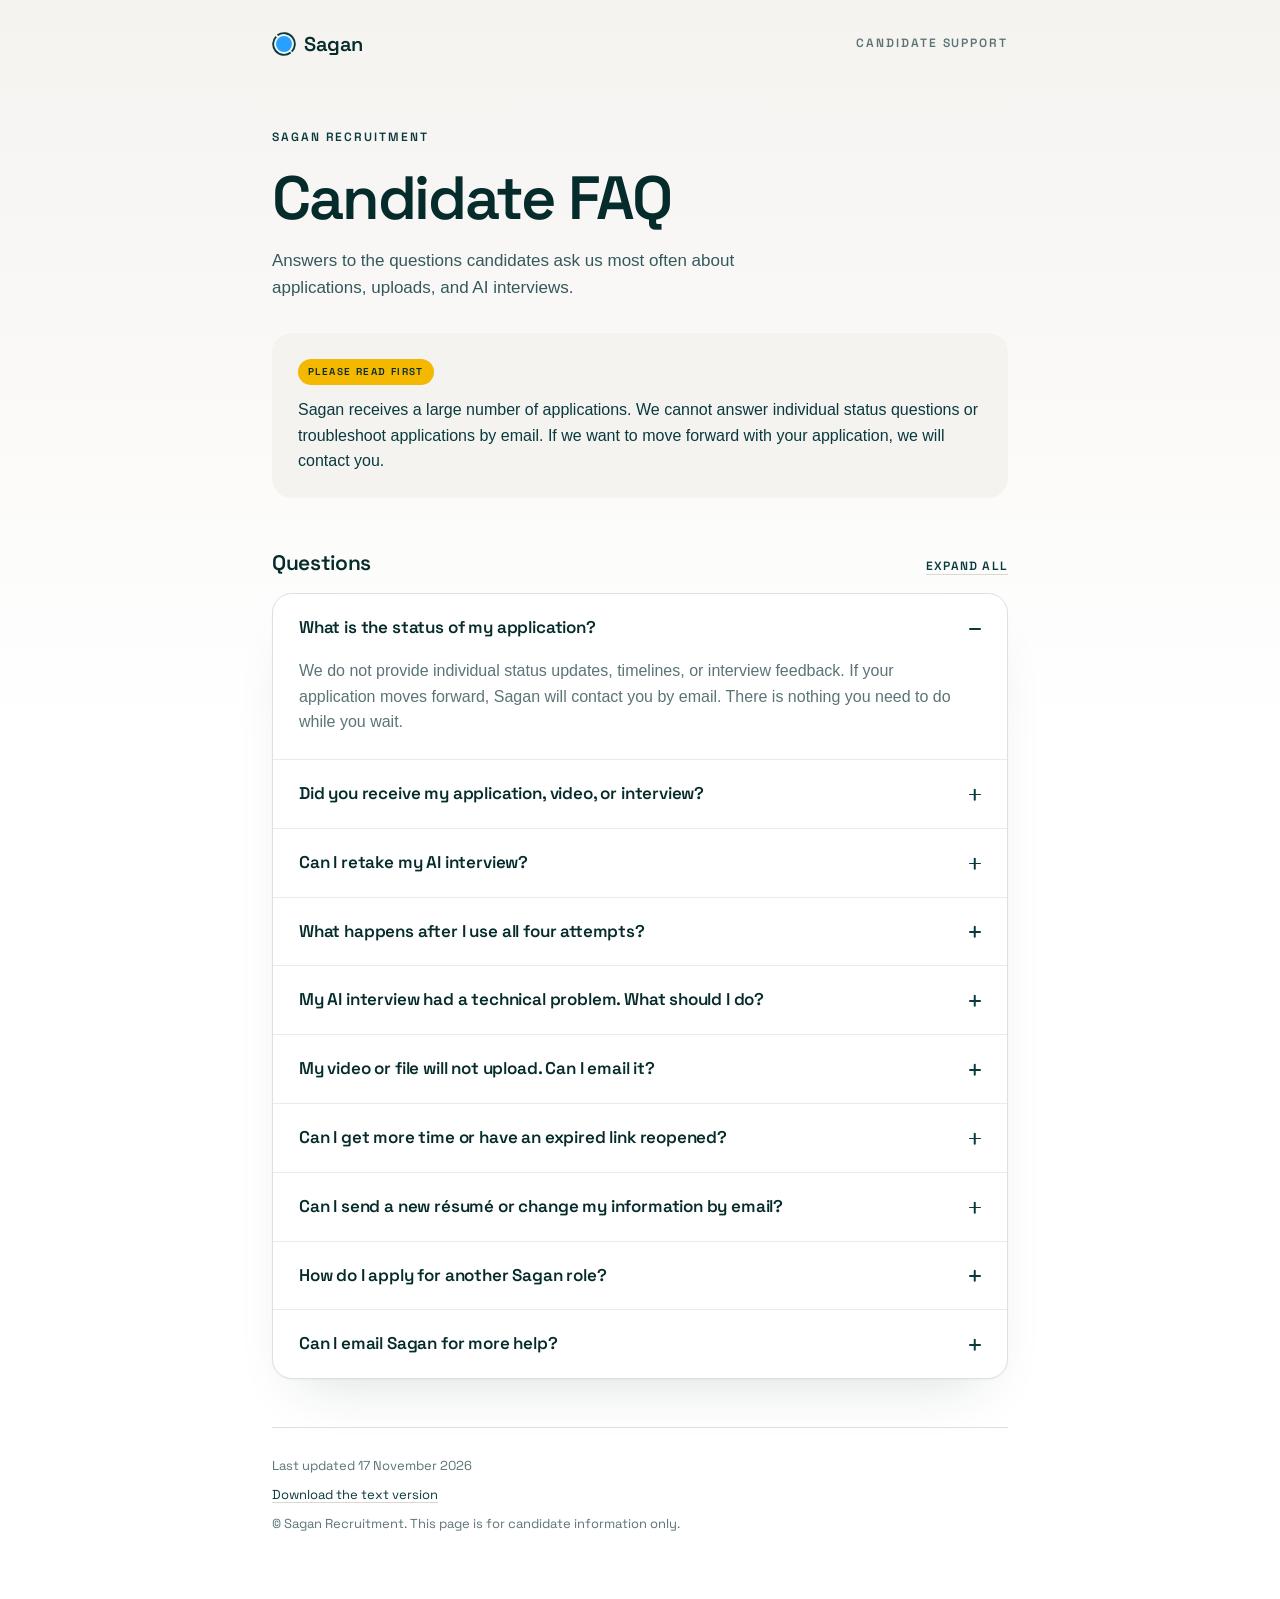
<file: index.html>
<!DOCTYPE html>
<html lang="en">
<head>
<meta charset="utf-8">
<meta name="viewport" content="width=device-width, initial-scale=1">
<meta name="color-scheme" content="light">
<title>Candidate FAQ — Sagan</title>
<meta name="description" content="Answers to common questions about Sagan applications, video uploads, and AI interviews.">
<meta name="robots" content="index, follow">
<link rel="canonical" href="https://faq.saganrecruitment.com/">
<meta property="og:type" content="website">
<meta property="og:site_name" content="Sagan">
<meta property="og:title" content="Candidate FAQ — Sagan">
<meta property="og:description" content="Answers to common questions about Sagan applications, video uploads, and AI interviews.">
<meta property="og:url" content="https://faq.saganrecruitment.com/">
<meta name="twitter:card" content="summary">
<link rel="icon" href="assets/favicon.svg" type="image/svg+xml">
<link rel="apple-touch-icon" href="assets/favicon.png">
<link rel="preload" href="assets/fonts/SpaceGrotesk-var-latin.woff2" as="font" type="font/woff2" crossorigin>
<link rel="stylesheet" href="assets/styles.css">
</head>
<body>

<a class="skip" href="#questions">Skip to questions</a>

<header class="topbar">
  <div class="shell topbar__inner">
    <span class="logo">
      <svg class="logo__mark" viewBox="0 0 96 96" role="img" aria-label="Sagan">
        <circle cx="48" cy="48" r="43.5" fill="none" stroke="#093A3E" stroke-width="7.5"
                stroke-dasharray="129.07 7.59" transform="rotate(52 48 48)"/>
        <circle cx="48" cy="48" r="31.9" fill="#25A2FF"/>
      </svg>
      <span class="logo__word">Sagan</span>
    </span>
    <span class="topbar__label">Candidate Support</span>
  </div>
</header>

<main class="shell">

  <section class="hero">
    <p class="eyebrow">Sagan Recruitment</p>
    <h1>Candidate FAQ</h1>
    <p class="lede">Answers to the questions candidates ask us most often about applications, uploads, and AI interviews.</p>
  </section>

  <aside class="notice" aria-labelledby="notice-title">
    <p class="notice__tag" id="notice-title">Please read first</p>
    <p class="notice__body">Sagan receives a large number of applications. We cannot answer individual status questions or troubleshoot applications by email. If we want to move forward with your application, we will contact you.</p>
  </aside>

  <section class="faq" id="questions" aria-labelledby="faq-title">
    <div class="faq__head">
      <h2 class="faq__title" id="faq-title">Questions</h2>
      <button class="toggle-all" type="button" data-expanded="false">Expand all</button>
    </div>

    <div class="faq__list">

      <details id="application-status" open>
        <summary><span>What is the status of my application?</span></summary>
        <div class="answer">
          <p>We do not provide individual status updates, timelines, or interview feedback. If your application moves forward, Sagan will contact you by email. There is nothing you need to do while you wait.</p>
        </div>
      </details>

      <details id="did-you-receive-it">
        <summary><span>Did you receive my application, video, or interview?</span></summary>
        <div class="answer">
          <p>If the page showed &ldquo;Your application is with Sagan&rdquo; or another completion message, we have it and no further action is needed. We do not send individual confirmation emails.</p>
          <p>If you stopped part-way, your answers are saved. Use the link in our most recent email to continue where you left off.</p>
        </div>
      </details>

      <details id="retake-interview">
        <summary><span>Can I retake my AI interview?</span></summary>
        <div class="answer">
          <p>Yes. Open the same interview link again. You can take the interview up to four times for each application. After your third attempt, the page tells you that you can re-do it one more time.</p>
        </div>
      </details>

      <details id="attempts-used">
        <summary><span>What happens after I use all four attempts?</span></summary>
        <div class="answer">
          <p>After four attempts, the interview closes for that application and cannot be submitted again. You can still continue the rest of your application, such as your video.</p>
          <p>If you believe this is an error or need special assistance, email <a href="mailto:recruitment@getsagan.com">recruitment@getsagan.com</a>. If you had technical difficulties during your attempts, mention this in your email. These cases are reviewed individually.</p>
        </div>
      </details>

      <details id="interview-technical-problem">
        <summary><span>My AI interview had a technical problem. What should I do?</span></summary>
        <div class="answer">
          <p>Hundreds of candidates complete Sagan's AI interview each day without technical problems. If yours is not working, open the link in Chrome or Safari, not inside the Gmail, LinkedIn, or another app, where the microphone is often blocked. Allow microphone access, and find a quiet place with a stable internet connection. Try another browser or device before starting your next attempt.</p>
          <p>If the interview did not receive any audio from your microphone, the page tells you so, and no attempt is used. If you have used all four attempts, see <a href="#attempts-used">What happens after I use all four attempts?</a></p>
        </div>
      </details>

      <details id="upload-problem">
        <summary><span>My video or file will not upload. Can I email it?</span></summary>
        <div class="answer">
          <p>No. Try again from the link in our most recent email, in Chrome or Safari, or on another device. If the video is stored in Google Photos, Google Drive, or another cloud app, save it to your phone first and choose it again, or record a new one.</p>
          <p>Do not email attachments, Google Drive links, Dropbox links, or WeTransfer links to this inbox. They will not be added to your application.</p>
        </div>
      </details>

      <details id="extensions-and-expired-links">
        <summary><span>Can I get more time or have an expired link reopened?</span></summary>
        <div class="answer">
          <p>Your progress is saved, so you can come back and finish your application while it is open. Use the link in our most recent email.</p>
          <p>If a page says &ldquo;This link is no longer active&rdquo;, the invitation it came from has expired or been replaced. If you received a newer email from Sagan, use the link in that one. Otherwise, there is nothing further you need to do. If a page says &ldquo;This application is closed&rdquo;, that role is no longer taking applications.</p>
          <p>A sign-in link for your Sagan profile works for one hour, and only once. If it has expired, ask for a new one on the sign-in page. This inbox cannot grant extensions or reopen expired links.</p>
        </div>
      </details>

      <details id="update-my-details">
        <summary><span>Can I send a new r&eacute;sum&eacute; or change my information by email?</span></summary>
        <div class="answer">
          <p>No. Sign in to your Sagan profile at <a href="https://my.saganrecruitment.com">my.saganrecruitment.com</a> with your email address. There you can update your r&eacute;sum&eacute;, intro video, email address, WhatsApp number, and other details. This inbox cannot update your r&eacute;sum&eacute;, email address, phone number, or application details.</p>
        </div>
      </details>

      <details id="apply-for-another-role">
        <summary><span>How do I apply for another Sagan role?</span></summary>
        <div class="answer">
          <p>Apply through the application page for that role. You are considered for every role you meet the requirements for, so there is no need to apply for the same role twice. We do not accept r&eacute;sum&eacute;s or job applications by email.</p>
        </div>
      </details>

      <details id="more-help">
        <summary><span>Can I email Sagan for more help?</span></summary>
        <div class="answer">
          <p>This candidate inbox is automated, and replies are not monitored. Sending another email will not change your application or move it forward.</p>
        </div>
      </details>

    </div>
  </section>

  <footer class="foot">
    <p class="foot__meta">Last updated <time datetime="2026-11-17">17 November 2026</time></p>
    <p class="foot__links">
      <a href="candidate-faq.txt" download>Download the text version</a>
    </p>
    <p class="foot__legal">&copy; Sagan Recruitment. This page is for candidate information only.</p>
  </footer>

</main>

<script src="assets/faq.js" defer></script>
</body>
</html>
</file>
<file: assets/styles.css>
/* ==========================================================================
   Sagan Candidate FAQ
   Built to the Sagan Passport Brand Guidelines (April 2026).

   Type   : Space Grotesk (secondary brand face, OFL, self-hosted) for display
            and labels. Body copy uses the system grotesque stack.
            PP Mori is the primary brand face but needs a paid webfont licence
            for public-facing use, so it is not shipped here. To switch once
            Sagan holds that licence: drop the .woff2 files into
            assets/fonts/, uncomment the @font-face block below, and put
            "PP Mori" at the front of --display and --body.
   Colour : Glacier / Dark Glacier for type, Space neutrals for surfaces,
            Dandelion as the single expressive accent. No black.
   Ratio  : ~45% white, ~35% neutral, ~15% secondary, ~5% Glacier.
   ========================================================================== */

@font-face {
  font-family: "Space Grotesk";
  src: url("fonts/SpaceGrotesk-var-latin.woff2") format("woff2-variations");
  font-weight: 300 700;
  font-style: normal;
  font-display: swap;
}

/* Primary brand face — enable once licensed.
@font-face {
  font-family: "PP Mori";
  src: url("fonts/PPMori-Regular.woff2") format("woff2");
  font-weight: 400;
  font-display: swap;
}
@font-face {
  font-family: "PP Mori";
  src: url("fonts/PPMori-SemiBold.woff2") format("woff2");
  font-weight: 600;
  font-display: swap;
}
*/

:root {
  /* Primary palette */
  --white: #ffffff;
  --glacier: #093a3e;
  --dark-glacier: #062b2b;

  /* Secondary palette */
  --dandelion: #f5b800;
  --sagan-blue: #25a2ff;

  /* Neutral palette (Space) */
  --space-100: #f5f3f0;
  --space-200: #ede9e5;
  --space-300: #e3ded8;
  --space-400: #dbd7d1;

  /* Derived type tones — Glacier at reduced strength, never grey */
  --ink: var(--dark-glacier);
  --ink-soft: #34595b;
  --ink-muted: #5b7476;

  /* Base gradient — "Subtle Transition" from the guidelines */
  --base-from: #f5f3f0;
  --base-to: #ffffff;

  --display: "Space Grotesk", system-ui, sans-serif;
  --label: "Space Grotesk", system-ui, sans-serif;
  --body: -apple-system, BlinkMacSystemFont, "Segoe UI", Roboto,
          "Helvetica Neue", Arial, sans-serif;

  --shell: 46rem;
  --radius: 20px;

  /* Very soft, diffused, no hard edges */
  --lift: 0 1px 2px rgba(6, 43, 43, .04), 0 28px 56px -28px rgba(6, 43, 43, .16);

  color-scheme: light;
}

*, *::before, *::after { box-sizing: border-box; }

html { -webkit-text-size-adjust: 100%; }

body {
  margin: 0;
  min-height: 100vh;
  background: var(--base-to);
  background-image: linear-gradient(180deg, var(--base-from) 0%, var(--base-to) 46rem);
  background-repeat: no-repeat;
  color: var(--ink);
  font-family: var(--body);
  font-size: 1rem;
  line-height: 1.6;
  -webkit-font-smoothing: antialiased;
  text-rendering: optimizeLegibility;
}

.shell {
  width: min(var(--shell), 100% - 2.5rem);
  margin-inline: auto;
}

.skip {
  position: absolute;
  left: -9999px;
}
.skip:focus {
  left: 1rem;
  top: 1rem;
  z-index: 10;
  padding: .625rem 1rem;
  background: var(--glacier);
  border-radius: 999px;
  color: var(--white);
  font-family: var(--label);
  font-size: .875rem;
  text-decoration: none;
}

/* ---------- Top bar ---------------------------------------------------- */

.topbar { padding: 1.75rem 0; }

.topbar__inner {
  display: flex;
  align-items: center;
  justify-content: space-between;
  gap: 1rem;
}

.logo {
  display: inline-flex;
  align-items: center;
  gap: .5rem;
}

.logo__mark {
  width: 1.5rem;
  height: 1.5rem;
  flex: none;
}

.logo__word {
  font-family: var(--display);
  font-size: 1.25rem;
  font-weight: 600;
  letter-spacing: -.02em;
  color: var(--dark-glacier);
}

.topbar__label {
  font-family: var(--label);
  font-size: .75rem;
  font-weight: 600;
  letter-spacing: .16em;
  text-transform: uppercase;
  color: var(--ink-muted);
}

/* ---------- Hero ------------------------------------------------------- */

.hero { padding: 2.5rem 0 2rem; }

.eyebrow {
  margin: 0 0 1.25rem;
  font-family: var(--label);
  font-size: .75rem;
  font-weight: 600;
  letter-spacing: .16em;
  text-transform: uppercase;
  color: var(--glacier);
}

h1 {
  margin: 0;
  font-family: var(--display);
  font-size: clamp(2.5rem, 9vw, 3.813rem);
  font-weight: 600;
  line-height: 1.04;
  letter-spacing: -.035em;
  color: var(--dark-glacier);
}

.lede {
  max-width: 34rem;
  margin: 1rem 0 0;
  font-size: 1.0625rem;
  color: var(--ink-soft);
}

/* ---------- Notice ----------------------------------------------------- */

.notice {
  margin: 0 0 3rem;
  padding: 1.5rem 1.625rem;
  background: var(--space-100);
  border-radius: var(--radius);
}

.notice__tag {
  display: inline-block;
  margin: 0 0 .75rem;
  padding: .3125rem .625rem;
  background: var(--dandelion);
  border-radius: 999px;
  font-family: var(--label);
  font-size: .625rem;
  font-weight: 600;
  letter-spacing: .14em;
  text-transform: uppercase;
  color: var(--dark-glacier);
}

.notice__body {
  margin: 0;
  color: var(--glacier);
}

/* ---------- FAQ -------------------------------------------------------- */

.faq__head {
  display: flex;
  align-items: baseline;
  justify-content: space-between;
  gap: 1rem;
  margin-bottom: .875rem;
}

.faq__title {
  margin: 0;
  font-family: var(--display);
  font-size: 1.313rem;
  font-weight: 600;
  letter-spacing: -.015em;
  color: var(--dark-glacier);
}

.toggle-all {
  padding: 0;
  background: none;
  border: 0;
  border-bottom: 1px solid var(--space-400);
  cursor: pointer;
  font-family: var(--label);
  font-size: .75rem;
  font-weight: 600;
  letter-spacing: .1em;
  text-transform: uppercase;
  color: var(--glacier);
  transition: border-color .18s ease, color .18s ease;
}
.toggle-all:hover { border-color: var(--glacier); }

.faq__list {
  background: var(--white);
  border: 1px solid var(--space-300);
  border-radius: var(--radius);
  box-shadow: var(--lift);
  overflow: hidden;
}

details + details { border-top: 1px solid var(--space-200); }

summary {
  position: relative;
  display: block;
  padding: 1.375rem 3.5rem 1.375rem 1.625rem;
  cursor: pointer;
  list-style: none;
  font-family: var(--display);
  font-size: 1.0625rem;
  font-weight: 600;
  line-height: 1.4;
  letter-spacing: -.01em;
  color: var(--dark-glacier);
  transition: background-color .18s ease;
}
summary::-webkit-details-marker { display: none; }
summary:hover { background: var(--space-100); }
summary:focus-visible {
  outline: 2px solid var(--glacier);
  outline-offset: -3px;
}

/* Plus that becomes a minus */
summary::before,
summary::after {
  content: "";
  position: absolute;
  right: 1.625rem;
  top: 50%;
  width: .75rem;
  height: 1.5px;
  background: var(--glacier);
  border-radius: 2px;
  transition: transform .22s cubic-bezier(.4, 0, .2, 1);
}
summary::after { transform: rotate(90deg); }
details[open] > summary::after { transform: rotate(90deg) scaleX(0); }

.answer {
  padding: 0 3.5rem 1.5rem 1.625rem;
  color: var(--ink-muted);
}
.answer p { margin: -.25rem 0 0; }
.answer p + p { margin-top: .75rem; }

.answer a {
  color: var(--glacier);
  text-decoration-color: var(--space-400);
  text-decoration-thickness: 1px;
  text-underline-offset: .25em;
  transition: text-decoration-color .18s ease;
}
.answer a:hover { text-decoration-color: currentColor; }

details[open] > .answer { animation: reveal .28s cubic-bezier(.4, 0, .2, 1); }

@keyframes reveal {
  from { opacity: 0; transform: translateY(-4px); }
  to   { opacity: 1; transform: none; }
}

details:target > summary { background: var(--space-100); }

/* ---------- Footer ----------------------------------------------------- */

.foot {
  margin: 3rem 0 4rem;
  padding-top: 1.75rem;
  border-top: 1px solid var(--space-300);
  font-family: var(--label);
  font-size: .8125rem;
  color: var(--ink-muted);
}

.foot p { margin: 0 0 .5rem; }
.foot__legal { margin-bottom: 0; }

.foot a {
  color: var(--glacier);
  text-decoration-color: var(--space-400);
  text-decoration-thickness: 1px;
  text-underline-offset: .25em;
  transition: text-decoration-color .18s ease;
}
.foot a:hover { text-decoration-color: currentColor; }

/* ---------- Responsive ------------------------------------------------- */

@media (max-width: 30rem) {
  .topbar { padding: 1.25rem 0; }
  .topbar__label { display: none; }
  .hero { padding: 1.5rem 0 1.75rem; }
  summary { padding: 1.125rem 3rem 1.125rem 1.25rem; font-size: 1rem; }
  summary::before, summary::after { right: 1.25rem; }
  .answer { padding: 0 1.75rem 1.25rem 1.25rem; }
  .notice { padding: 1.25rem 1.25rem; }
}

@media (prefers-reduced-motion: reduce) {
  *, *::before, *::after {
    animation-duration: .001ms !important;
    transition-duration: .001ms !important;
  }
}

/* ---------- Print ------------------------------------------------------ */

@media print {
  body { background: #fff; }
  .topbar__label, .toggle-all, .skip { display: none; }
  .faq__list { border-color: #ccc; box-shadow: none; }
  summary::before, summary::after { display: none; }
  summary { padding-right: 1.625rem; }
  .answer { padding-right: 1.625rem; }
  details > .answer { display: block !important; }
}
</file>
